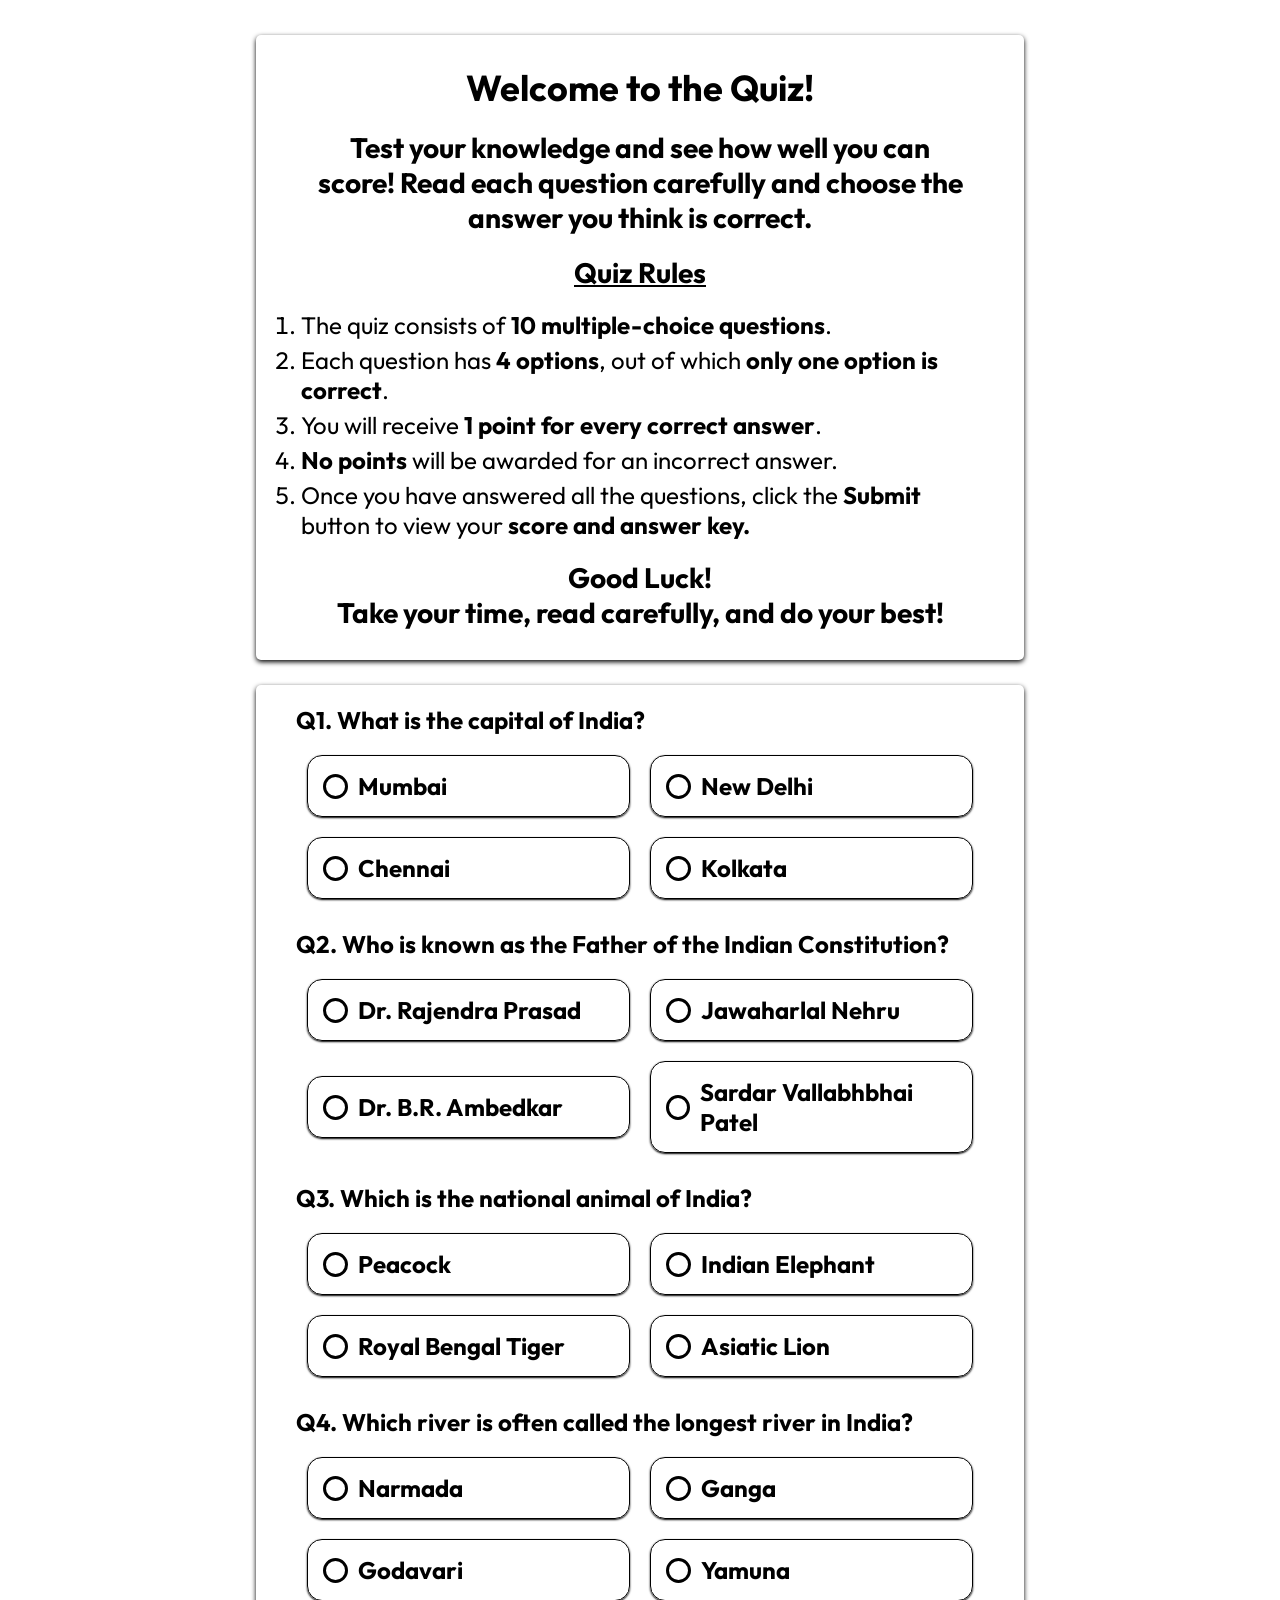
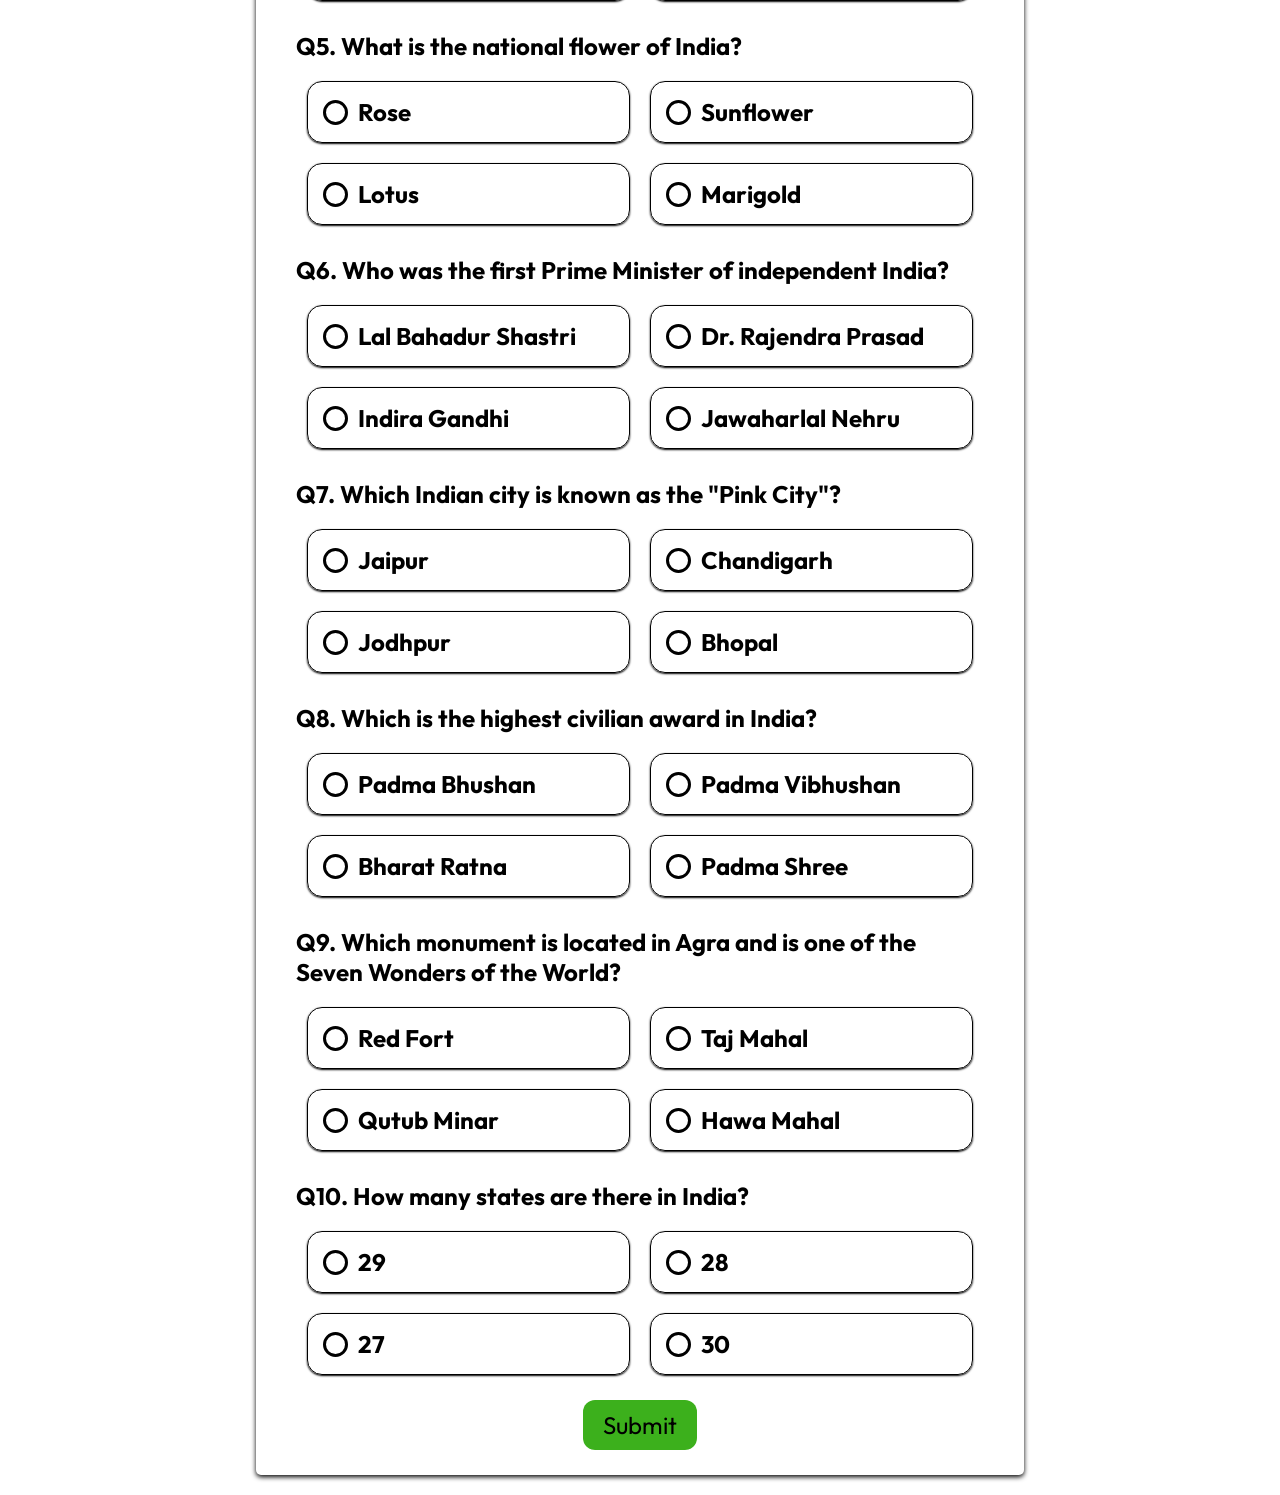
<file: index.html>
<!DOCTYPE html>
<html lang="en">
<head>
    <meta charset="UTF-8">
    <meta name="viewport" content="width=device-width, initial-scale=1.0">
    <title>Quiz Website</title>
    <link rel = 'stylesheet' href = 'quiz_style.css'>
    <link rel = 'icon' type = 'image' href = 'https://img.icons8.com/glyph-neue/64/quiz.png'>
</head>
<body>
    <header>
        <div id = 'rules'>
            <h2>Welcome to the Quiz!</h2>

            <h3>Test your knowledge and see how well you can score! Read each question carefully and choose the answer you think is correct.</h3>
            
            <h3><u>Quiz Rules</u></h3>

            <ol>
                <li>The quiz consists of <b>10 multiple-choice questions</b>.</li>
                <li>Each question has <b>4 options</b>, out of which <b>only one option is correct</b>.</li>
                <li>You will receive <b>1 point for every correct answer</b>.</li>
                <li><b>No points</b> will be awarded for an incorrect answer.</li>
                <li>Once you have answered all the questions, click the <b>Submit</b> button to view your <b>score and answer key<b>.</li>
            </ol>

            <h3>Good Luck!
                <br>
                Take your time, read carefully, and do your best!
            </h3>
        <div>
    </header>

    <main>
        <div id = 'form'>
            <form id="quizform" onsubmit="checkQuiz(); return false;">

                <div class = 'ques'>
                    <label class = 'label' for="q1">Q1. What is the capital of India?</label>
                    <div class = 'opt'>
                        <label class = 'custombtn'>
                            <input class = 'input' type = 'radio' name = 'q1' value = 'A' id = 'q1A'>
                            <span class = 'checkmark'></span>
                        </label>
                        <label for = 'q1A'>Mumbai</label>
                    </div>
                    <div class = 'opt'>
                        <label class = 'custombtn'>
                            <input class = 'input' type = 'radio' name = 'q1' value = 'B' id = 'q1B'>
                            <span class = 'checkmark'></span>
                        </label>
                        <label for = 'q1B'>New Delhi</label>
                    </div>
                    <div class = 'opt'>
                        <label class = 'custombtn'>
                            <input class = 'input' type = 'radio' name = 'q1' value = 'C' id = 'q1C'>
                            <span class = 'checkmark'></span>
                        </label>
                        <label for = 'q1C'>Chennai</label>
                    </div>
                    <div class = 'opt'>
                        <label class = 'custombtn'>
                            <input class = 'input' type = 'radio' name = 'q1' value = 'D' id = 'q1D'>
                            <span class = 'checkmark'></span>
                        </label>
                        <label for = 'q1D'>Kolkata</label>
                    </div>
                </div>

                <div class = 'ques'>
                    <label class = 'label' for="q2">Q2. Who is known as the Father of the Indian Constitution?</label>
                    <div class = 'opt'>
                        <label class = 'custombtn'>
                            <input class = 'input' type = 'radio' name = 'q2' value = 'A' id = 'q2A'>
                            <span class = 'checkmark'></span>
                        </label>
                        <label for = 'q2A'>Dr. Rajendra Prasad</label>
                    </div>
                    <div class = 'opt'>
                        <label class = 'custombtn'>
                            <input class = 'input' type = 'radio' name = 'q2' value = 'B' id = 'q2B'>
                            <span class = 'checkmark'></span>
                        </label>
                        <label for = 'q2B'>Jawaharlal Nehru</label>
                    </div>
                    <div class = 'opt'>
                        <label class = 'custombtn'>
                            <input class = 'input' type = 'radio' name = 'q2' value = 'C' id = 'q2C'>
                            <span class = 'checkmark'></span>
                        </label>
                        <label for = 'q2C'>Dr. B.R. Ambedkar</label>
                    </div>
                    <div class = 'opt'>
                        <label class = 'custombtn'>
                            <input class = 'input' type = 'radio' name = 'q2' value = 'D' id = 'q2D'>
                            <span class = 'checkmark'></span>
                        </label>
                        <label for = 'q2D'>Sardar Vallabhbhai Patel</label>
                    </div>
                </div>

                <div class = 'ques'>
                    <label class = 'label' for="q3">Q3. Which is the national animal of India?</label>
                    <div class = 'opt'>
                        <label class = 'custombtn'>
                            <input class = 'input' type = 'radio' name = 'q3' value = 'A' id = 'q3A'>
                            <span class = 'checkmark'></span>
                        </label>
                        <label for = 'q3A'>Peacock</label>
                    </div>
                    <div class = 'opt'>
                        <label class = 'custombtn'>
                            <input class = 'input' type = 'radio' name = 'q3' value = 'B' id = 'q3B'>
                            <span class = 'checkmark'></span>
                        </label>
                        <label for = 'q3B'>Indian Elephant</label>
                    </div>
                    <div class = 'opt'>
                        <label class = 'custombtn'>
                            <input class = 'input' type = 'radio' name = 'q3' value = 'C' id = 'q3C'>
                            <span class = 'checkmark'></span>
                        </label>
                        <label for = 'q3C'>Royal Bengal Tiger</label>
                    </div>
                    <div class = 'opt'>
                        <label class = 'custombtn'>
                            <input class = 'input' type = 'radio' name = 'q3' value = 'D' id = 'q3D'>
                            <span class = 'checkmark'></span>
                        </label>
                        <label for = 'q3D'>Asiatic Lion</label>
                    </div>
                </div>

                <div class = 'ques'>
                    <label class = 'label' for="q4">Q4. Which river is often called the longest river in India?</label>
                    <div class = 'opt'>
                        <label class = 'custombtn'>
                            <input class = 'input' type = 'radio' name = 'q4' value = 'A' id = 'q4A'>
                            <span class = 'checkmark'></span>
                        </label>
                        <label for = 'q4A'>Narmada</label>
                    </div>
                    <div class = 'opt'>
                        <label class = 'custombtn'>
                            <input class = 'input' type = 'radio' name = 'q4' value = 'B' id = 'q4B'>
                            <span class = 'checkmark'></span>
                        </label>
                        <label for = 'q4B'>Ganga</label>
                    </div>
                    <div class = 'opt'>
                        <label class = 'custombtn'>
                            <input class = 'input' type = 'radio' name = 'q4' value = 'C' id = 'q4C'>
                            <span class = 'checkmark'></span>
                        </label>
                        <label for = 'q4C'>Godavari</label>
                    </div>
                    <div class = 'opt'>
                        <label class = 'custombtn'>
                            <input class = 'input' type = 'radio' name = 'q4' value = 'D' id = 'q4D'>
                            <span class = 'checkmark'></span>
                        </label>
                        <label for = 'q4D'>Yamuna</label>
                    </div>
                </div>

                <div class = 'ques'>
                    <label class = 'label' for="q5">Q5. What is the national flower of India?</label>
                    <div class = 'opt'>
                        <label class = 'custombtn'>
                            <input class = 'input' type = 'radio' name = 'q5' value = 'A' id = 'q5A'>
                            <span class = 'checkmark'></span>
                        </label>
                        <label for = 'q5A'>Rose</label>
                    </div>
                    <div class = 'opt'>
                        <label class = 'custombtn'>
                            <input class = 'input' type = 'radio' name = 'q5' value = 'B' id = 'q5B'>
                            <span class = 'checkmark'></span>
                        </label>
                        <label for = 'q5B'>Sunflower</label>
                    </div>
                    <div class = 'opt'>
                        <label class = 'custombtn'>
                            <input class = 'input' type = 'radio' name = 'q5' value = 'C' id = 'q5C'>
                            <span class = 'checkmark'></span>
                        </label>
                        <label for = 'q5C'>Lotus</label>
                    </div>
                    <div class = 'opt'>
                        <label class = 'custombtn'>
                            <input class = 'input' type = 'radio' name = 'q5' value = 'D' id = 'q5D'>
                            <span class = 'checkmark'></span>
                        </label>
                        <label for = 'q5D'>Marigold</label>
                    </div>
                </div>

                <div class = 'ques'>
                    <label class = 'label' for="q6">Q6. Who was the first Prime Minister of independent India?</label>
                    <div class = 'opt'>
                        <label class = 'custombtn'>
                            <input class = 'input' type = 'radio' name = 'q6' value = 'A' id = 'q6A'>
                            <span class = 'checkmark'></span>
                        </label>
                        <label for = 'q6A'>Lal Bahadur Shastri</label>
                    </div>
                    <div class = 'opt'>
                        <label class = 'custombtn'>
                            <input class = 'input' type = 'radio' name = 'q6' value = 'B' id = 'q6B'>
                            <span class = 'checkmark'></span>
                        </label>
                        <label for = 'q6B'>Dr. Rajendra Prasad</label>
                    </div>
                    <div class = 'opt'>
                        <label class = 'custombtn'>
                            <input class = 'input' type = 'radio' name = 'q6' value = 'C' id = 'q6C'>
                            <span class = 'checkmark'></span>
                        </label>
                        <label for = 'q6C'>Indira Gandhi</label>
                    </div>
                    <div class = 'opt'>
                        <label class = 'custombtn'>
                            <input class = 'input' type = 'radio' name = 'q6' value = 'D' id = 'q6D'>
                            <span class = 'checkmark'></span>
                        </label>
                        <label for = 'q6D'>Jawaharlal Nehru</label>
                    </div>
                </div>

                <div class = 'ques'>
                    <label class = 'label' for="q7">Q7. Which Indian city is known as the "Pink City"?</label>
                    <div class = 'opt'>
                        <label class = 'custombtn'>
                            <input class = 'input' type = 'radio' name = 'q7' value = 'A' id = 'q7A'>
                            <span class = 'checkmark'></span>
                        </label>
                        <label for = 'q7A'>Jaipur</label>
                    </div>
                    <div class = 'opt'>
                        <label class = 'custombtn'>
                            <input class = 'input' type = 'radio' name = 'q7' value = 'B' id = 'q7B'>
                            <span class = 'checkmark'></span>
                        </label>
                        <label for = 'q7B'>Chandigarh</label>
                    </div>
                    <div class = 'opt'>
                        <label class = 'custombtn'>
                            <input class = 'input' type = 'radio' name = 'q7' value = 'C' id = 'q7C'>
                            <span class = 'checkmark'></span>
                        </label>
                        <label for = 'q7C'>Jodhpur</label>
                    </div>
                    <div class = 'opt'>
                        <label class = 'custombtn'>
                            <input class = 'input' type = 'radio' name = 'q7' value = 'D' id = 'q7D'>
                            <span class = 'checkmark'></span>
                        </label>
                        <label for = 'q7D'>Bhopal</label>
                    </div>
                </div>

                <div class = 'ques'>
                    <label class = 'label' for="q8">Q8. Which is the highest civilian award in India?</label>
                    <div class = 'opt'>
                        <label class = 'custombtn'>
                            <input class = 'input' type = 'radio' name = 'q8' value = 'A' id = 'q8A'>
                            <span class = 'checkmark'></span>
                        </label>
                        <label for = 'q8A'>Padma Bhushan</label>
                    </div>
                    <div class = 'opt'>
                        <label class = 'custombtn'>
                            <input class = 'input' type = 'radio' name = 'q8' value = 'B' id = 'q8B'>
                            <span class = 'checkmark'></span>
                        </label>
                        <label for = 'q8B'>Padma Vibhushan</label>
                    </div>
                    <div class = 'opt'>
                        <label class = 'custombtn'>
                            <input class = 'input' type = 'radio' name = 'q8' value = 'C' id = 'q8C'>
                            <span class = 'checkmark'></span>
                        </label>
                        <label for = 'q8C'>Bharat Ratna</label>
                    </div>
                    <div class = 'opt'>
                        <label class = 'custombtn'>
                            <input class = 'input' type = 'radio' name = 'q8' value = 'D' id = 'q8D'>
                            <span class = 'checkmark'></span>
                        </label>
                        <label for = 'q8D'>Padma Shree</label>
                    </div>
                </div>

                <div class = 'ques'>
                    <label class = 'label' for="q9">Q9. Which monument is located in Agra and is one of the Seven Wonders of the World?</label>
                    <div class = 'opt'>
                        <label class = 'custombtn'>
                            <input class = 'input' type = 'radio' name = 'q9' value = 'A' id = 'q9A'>
                            <span class = 'checkmark'></span>
                        </label>
                        <label for = 'q9A'>Red Fort</label>
                    </div>
                    <div class = 'opt'>
                        <label class = 'custombtn'>
                            <input class = 'input' type = 'radio' name = 'q9' value = 'B' id = 'q9B'>
                            <span class = 'checkmark'></span>
                        </label>
                        <label for = 'q9B'>Taj Mahal</label>
                    </div>
                    <div class = 'opt'>
                        <label class = 'custombtn'>
                            <input class = 'input' type = 'radio' name = 'q9' value = 'C' id = 'q9C'>
                            <span class = 'checkmark'></span>
                        </label>
                        <label for = 'q9C'>Qutub Minar</label>
                    </div>
                    <div class = 'opt'>
                        <label class = 'custombtn'>
                            <input class = 'input' type = 'radio' name = 'q9' value = 'D' id = 'q9D'>
                            <span class = 'checkmark'></span>
                        </label>
                        <label for = 'q9D'>Hawa Mahal</label>
                    </div>
                </div>

                <div class = 'ques'>
                    <label class = 'label' for="q10">Q10. How many states are there in India?</label>
                    <div class = 'opt'>
                        <label class = 'custombtn'>
                            <input class = 'input' type = 'radio' name = 'q10' value = 'A' id = 'q10A'>
                            <span class = 'checkmark'></span>
                        </label>
                        <label for = 'q10A'>29</label>
                    </div>
                    <div class = 'opt'>
                        <label class = 'custombtn'>
                            <input class = 'input' type = 'radio' name = 'q10' value = 'B' id = 'q10B'>
                            <span class = 'checkmark'></span>
                        </label>
                        <label for = 'q10B'>28</label>
                    </div>
                    <div class = 'opt'>
                        <label class = 'custombtn'>
                            <input class = 'input' type = 'radio' name = 'q10' value = 'C' id = 'q10C'>
                            <span class = 'checkmark'></span>
                        </label>
                        <label for = 'q10C'>27</label>
                    </div>
                    <div class = 'opt'>
                        <label class = 'custombtn'>
                            <input class = 'input' type = 'radio' name = 'q10' value = 'D' id = 'q10D'>
                            <span class = 'checkmark'></span>
                        </label>
                        <label for = 'q10D'>30</label>
                    </div>
                </div>
                <div class = 'submitbtn'>
                    <button type = 'submit'>Submit</button>
                </div>
            </form>
        </div>
    </main>
    
    <script src="quiz.js"></script>
</body>
</html>
</file>
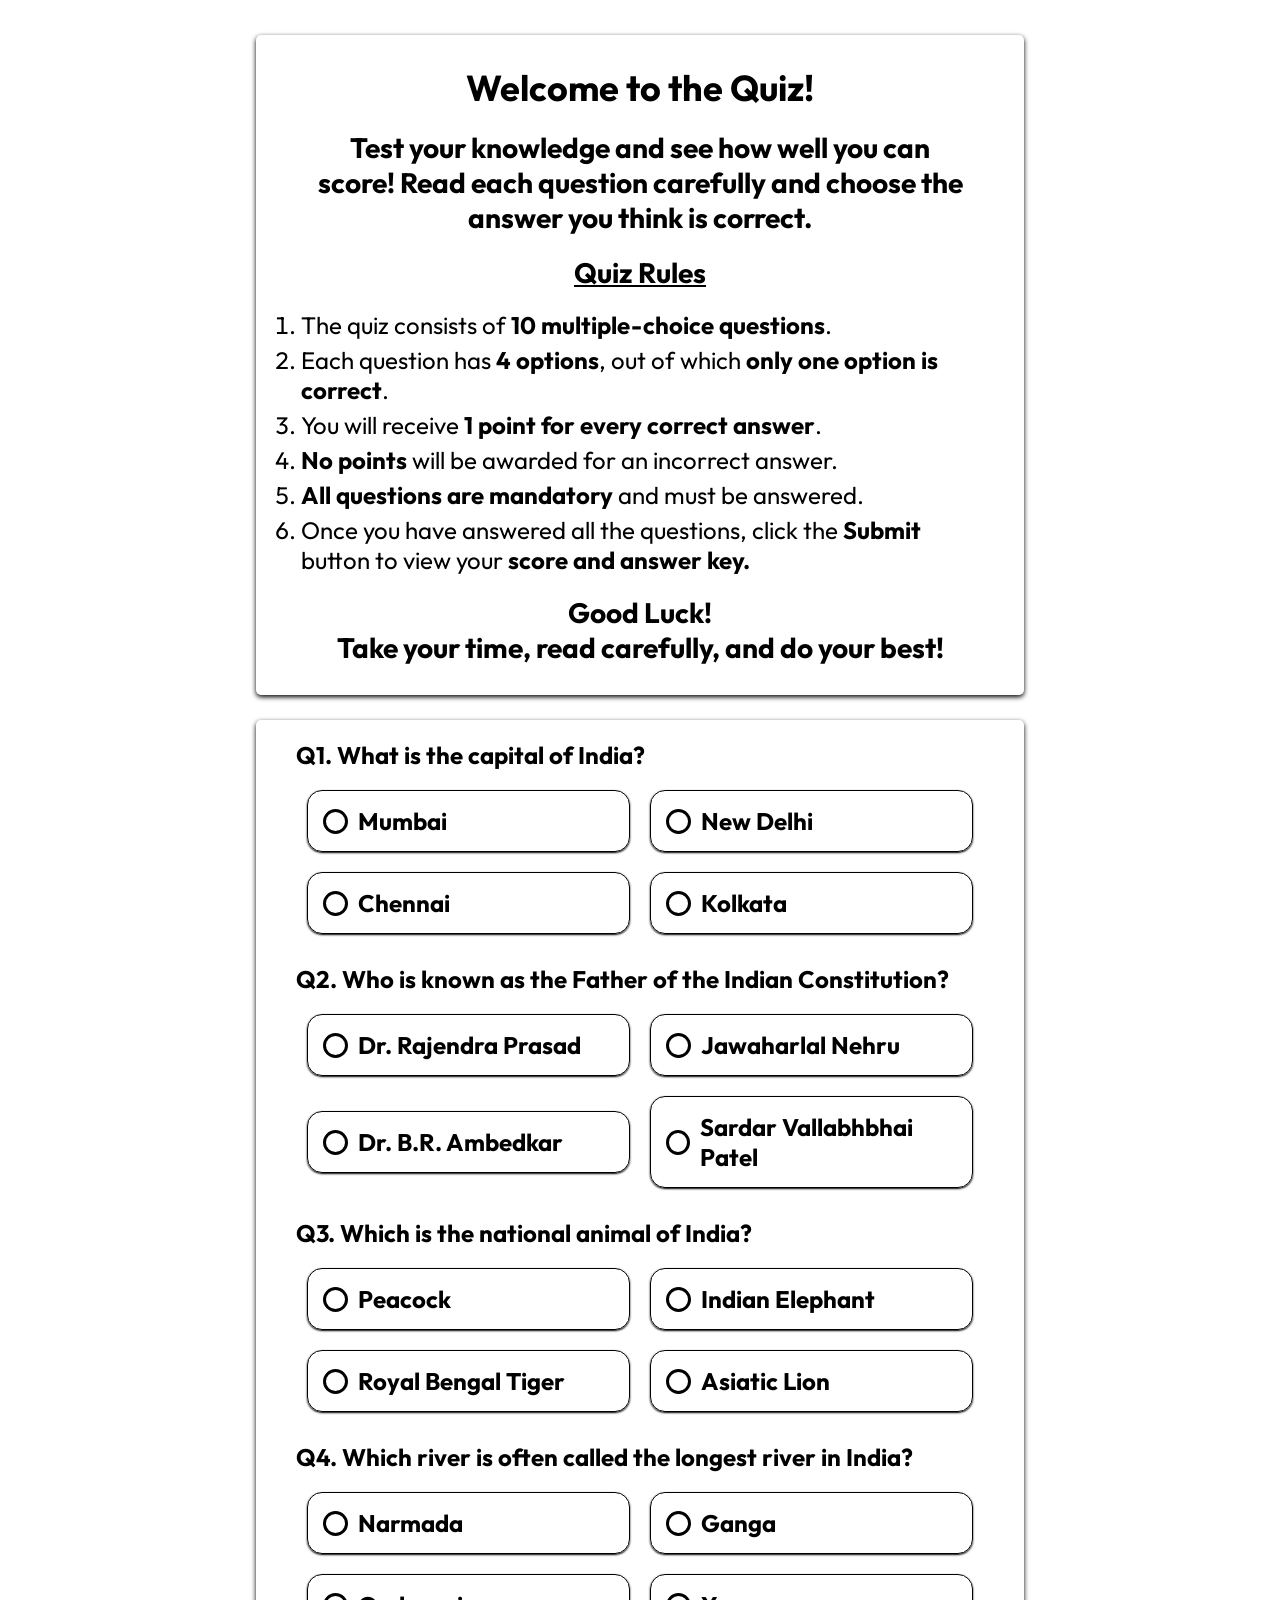
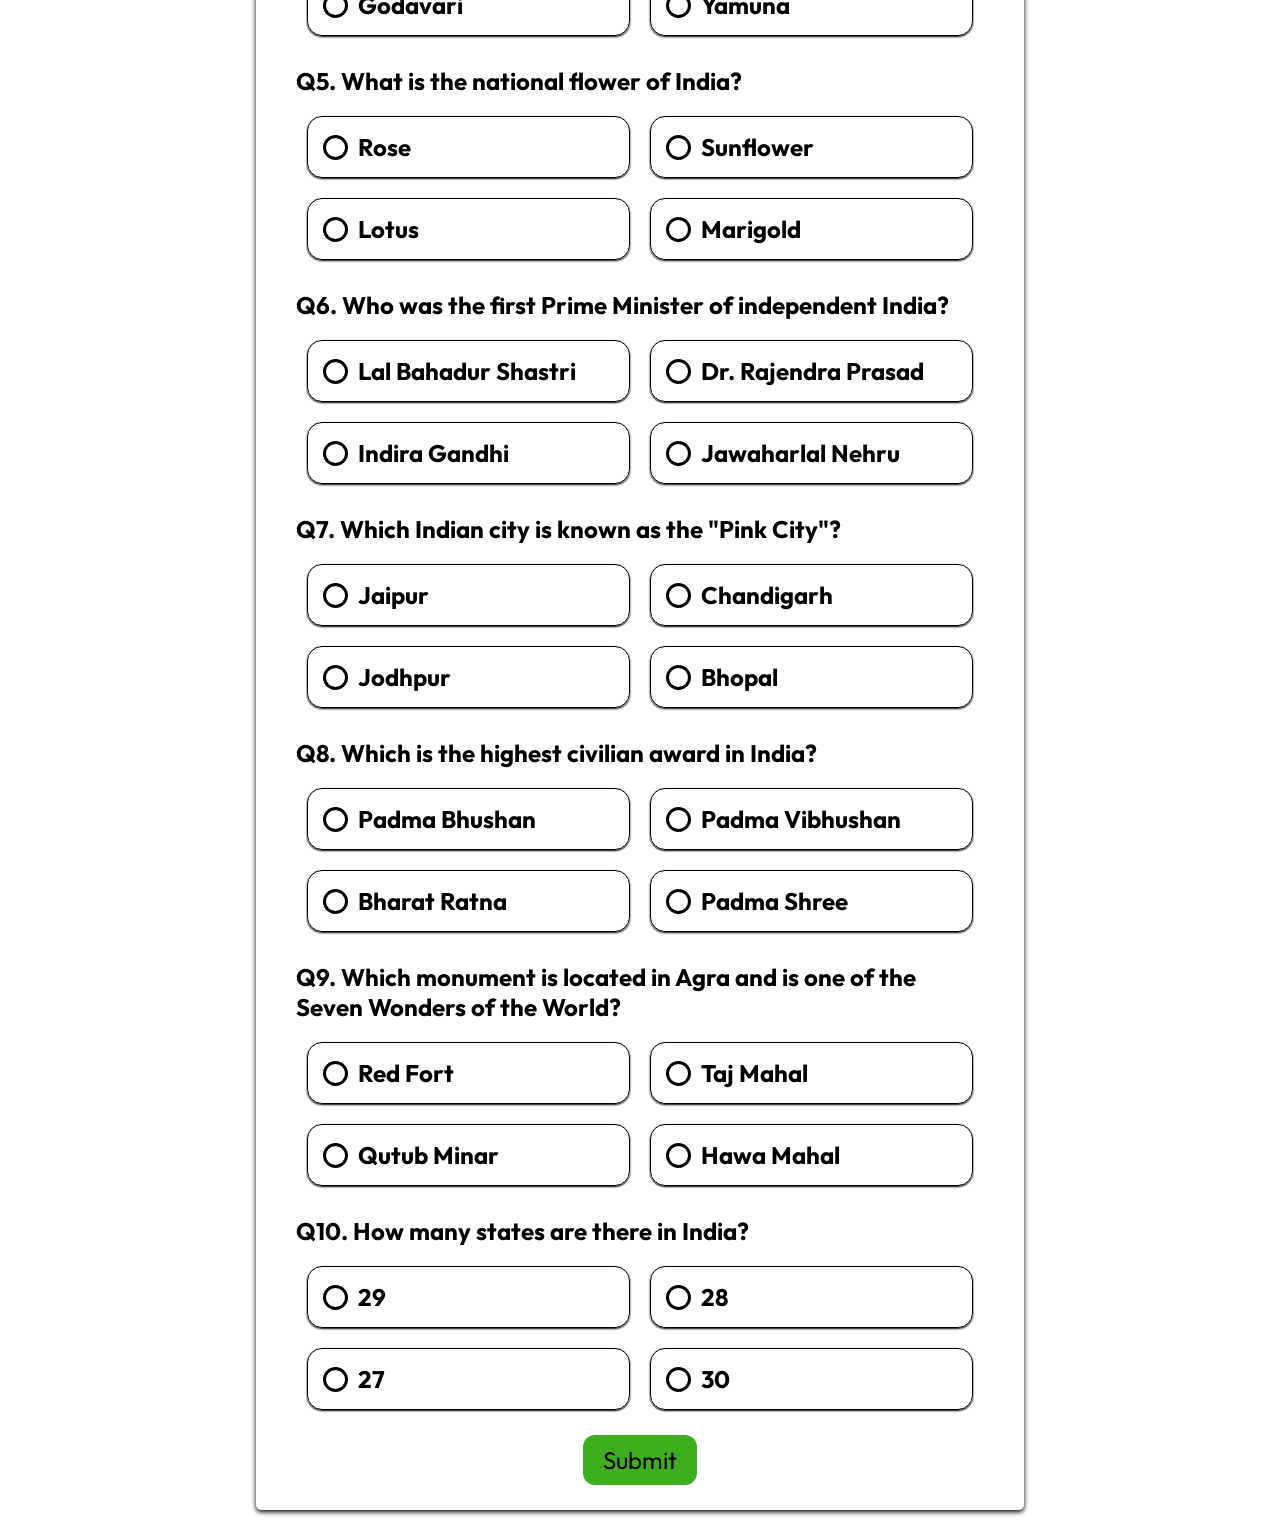
<file: quiz.html>
<!DOCTYPE html>
<html lang="en">
<head>
    <meta charset="UTF-8">
    <meta name="viewport" content="width=device-width, initial-scale=1.0">
    <title>Quiz Website</title>
    <link rel = 'stylesheet' href = 'quiz_style.css'>
</head>
<body>
    <header>
        <div id = 'rules'>
            <h2>Welcome to the Quiz!</h2>

            <h3>Test your knowledge and see how well you can score! Read each question carefully and choose the answer you think is correct.</h3>
            
            <h3><u>Quiz Rules</u></h3>

            <ol>
                <li>The quiz consists of <b>10 multiple-choice questions</b>.</li>
                <li>Each question has <b>4 options</b>, out of which <b>only one option is correct</b>.</li>
                <li>You will receive <b>1 point for every correct answer</b>.</li>
                <li><b>No points</b> will be awarded for an incorrect answer.</li>
                <li><b>All questions are mandatory</b> and must be answered.</li>
                <li>Once you have answered all the questions, click the <b>Submit</b> button to view your <b>score and answer key<b>.</li>
            </ol>

            <h3>Good Luck!
                <br>
                Take your time, read carefully, and do your best!
            </h3>
        <div>
    </header>

    <main>
        <div id = 'form'>
            <form id="quizform">

                <div class = 'ques'>
                    <label class = 'label' for="q1">Q1. What is the capital of India?</label>
                    <div class = 'opt'>
                        <label class = 'custombtn'>
                            <input class = 'input' type = 'radio' name = 'q1' value = 'A'>
                            <span class = 'checkmark'></span>
                        </label>
                        <label>Mumbai</label>
                    </div>
                    <div class = 'opt'>
                        <label class = 'custombtn'>
                            <input class = 'input' type = 'radio' name = 'q1' value = 'B'>
                            <span class = 'checkmark'></span>
                        </label>
                        <label>New Delhi</label>
                    </div>
                    <div class = 'opt'>
                        <label class = 'custombtn'>
                            <input class = 'input' type = 'radio' name = 'q1' value = 'C'>
                            <span class = 'checkmark'></span>
                        </label>
                        <label>Chennai</label>
                    </div>
                    <div class = 'opt'>
                        <label class = 'custombtn'>
                            <input class = 'input' type = 'radio' name = 'q1' value = 'D'>
                            <span class = 'checkmark'></span>
                        </label>
                        <label>Kolkata</label>
                    </div>
                </div>

                <div class = 'ques'>
                    <label class = 'label' for="q2">Q2. Who is known as the Father of the Indian Constitution?</label>
                    <div class = 'opt'>
                        <label class = 'custombtn'>
                            <input class = 'input' type = 'radio' name = 'q2' value = 'A'>
                            <span class = 'checkmark'></span>
                        </label>
                        <label>Dr. Rajendra Prasad</label>
                    </div>
                    <div class = 'opt'>
                        <label class = 'custombtn'>
                            <input class = 'input' type = 'radio' name = 'q2' value = 'B'>
                            <span class = 'checkmark'></span>
                        </label>
                        <label>Jawaharlal Nehru</label>
                    </div>
                    <div class = 'opt'>
                        <label class = 'custombtn'>
                            <input class = 'input' type = 'radio' name = 'q2' value = 'C'>
                            <span class = 'checkmark'></span>
                        </label>
                        <label>Dr. B.R. Ambedkar</label>
                    </div>
                    <div class = 'opt'>
                        <label class = 'custombtn'>
                            <input class = 'input' type = 'radio' name = 'q2' value = 'D'>
                            <span class = 'checkmark'></span>
                        </label>
                        <label>Sardar Vallabhbhai Patel</label>
                    </div>
                </div>

                <div class = 'ques'>
                    <label class = 'label' for="q3">Q3. Which is the national animal of India?</label>
                    <div class = 'opt'>
                        <label class = 'custombtn'>
                            <input class = 'input' type = 'radio' name = 'q3' value = 'A'>
                            <span class = 'checkmark'></span>
                        </label>
                        <label>Peacock</label>
                    </div>
                    <div class = 'opt'>
                        <label class = 'custombtn'>
                            <input class = 'input' type = 'radio' name = 'q3' value = 'B'>
                            <span class = 'checkmark'></span>
                        </label>
                        <label>Indian Elephant</label>
                    </div>
                    <div class = 'opt'>
                        <label class = 'custombtn'>
                            <input class = 'input' type = 'radio' name = 'q3' value = 'C'>
                            <span class = 'checkmark'></span>
                        </label>
                        <label>Royal Bengal Tiger</label>
                    </div>
                    <div class = 'opt'>
                        <label class = 'custombtn'>
                            <input class = 'input' type = 'radio' name = 'q3' value = 'D'>
                            <span class = 'checkmark'></span>
                        </label>
                        <label>Asiatic Lion</label>
                    </div>
                </div>

                <div class = 'ques'>
                    <label class = 'label' for="q4">Q4. Which river is often called the longest river in India?</label>
                    <div class = 'opt'>
                        <label class = 'custombtn'>
                            <input class = 'input' type = 'radio' name = 'q4' value = 'A'>
                            <span class = 'checkmark'></span>
                        </label>
                        <label>Narmada</label>
                    </div>
                    <div class = 'opt'>
                        <label class = 'custombtn'>
                            <input class = 'input' type = 'radio' name = 'q4' value = 'B'>
                            <span class = 'checkmark'></span>
                        </label>
                        <label>Ganga</label>
                    </div>
                    <div class = 'opt'>
                        <label class = 'custombtn'>
                            <input class = 'input' type = 'radio' name = 'q4' value = 'C'>
                            <span class = 'checkmark'></span>
                        </label>
                        <label>Godavari</label>
                    </div>
                    <div class = 'opt'>
                        <label class = 'custombtn'>
                            <input class = 'input' type = 'radio' name = 'q4' value = 'D'>
                            <span class = 'checkmark'></span>
                        </label>
                        <label>Yamuna</label>
                    </div>
                </div>

                <div class = 'ques'>
                    <label class = 'label' for="q5">Q5. What is the national flower of India?</label>
                    <div class = 'opt'>
                        <label class = 'custombtn'>
                            <input class = 'input' type = 'radio' name = 'q5' value = 'A'>
                            <span class = 'checkmark'></span>
                        </label>
                        <label>Rose</label>
                    </div>
                    <div class = 'opt'>
                        <label class = 'custombtn'>
                            <input class = 'input' type = 'radio' name = 'q5' value = 'B'>
                            <span class = 'checkmark'></span>
                        </label>
                        <label>Sunflower</label>
                    </div>
                    <div class = 'opt'>
                        <label class = 'custombtn'>
                            <input class = 'input' type = 'radio' name = 'q5' value = 'C'>
                            <span class = 'checkmark'></span>
                        </label>
                        <label>Lotus</label>
                    </div>
                    <div class = 'opt'>
                        <label class = 'custombtn'>
                            <input class = 'input' type = 'radio' name = 'q5' value = 'D'>
                            <span class = 'checkmark'></span>
                        </label>
                        <label>Marigold</label>
                    </div>
                </div>

                <div class = 'ques'>
                    <label class = 'label' for="q6">Q6. Who was the first Prime Minister of independent India?</label>
                    <div class = 'opt'>
                        <label class = 'custombtn'>
                            <input class = 'input' type = 'radio' name = 'q6' value = 'A'>
                            <span class = 'checkmark'></span>
                        </label>
                        <label>Lal Bahadur Shastri</label>
                    </div>
                    <div class = 'opt'>
                        <label class = 'custombtn'>
                            <input class = 'input' type = 'radio' name = 'q6' value = 'B'>
                            <span class = 'checkmark'></span>
                        </label>
                        <label>Dr. Rajendra Prasad</label>
                    </div>
                    <div class = 'opt'>
                        <label class = 'custombtn'>
                            <input class = 'input' type = 'radio' name = 'q6' value = 'C'>
                            <span class = 'checkmark'></span>
                        </label>
                        <label>Indira Gandhi</label>
                    </div>
                    <div class = 'opt'>
                        <label class = 'custombtn'>
                            <input class = 'input' type = 'radio' name = 'q6' value = 'D'>
                            <span class = 'checkmark'></span>
                        </label>
                        <label>Jawaharlal Nehru</label>
                    </div>
                </div>

                <div class = 'ques'>
                    <label class = 'label' for="q7">Q7. Which Indian city is known as the "Pink City"?</label>
                    <div class = 'opt'>
                        <label class = 'custombtn'>
                            <input class = 'input' type = 'radio' name = 'q7' value = 'A'>
                            <span class = 'checkmark'></span>
                        </label>
                        <label>Jaipur</label>
                    </div>
                    <div class = 'opt'>
                        <label class = 'custombtn'>
                            <input class = 'input' type = 'radio' name = 'q7' value = 'B'>
                            <span class = 'checkmark'></span>
                        </label>
                        <label>Chandigarh</label>
                    </div>
                    <div class = 'opt'>
                        <label class = 'custombtn'>
                            <input class = 'input' type = 'radio' name = 'q7' value = 'C'>
                            <span class = 'checkmark'></span>
                        </label>
                        <label>Jodhpur</label>
                    </div>
                    <div class = 'opt'>
                        <label class = 'custombtn'>
                            <input class = 'input' type = 'radio' name = 'q7' value = 'D'>
                            <span class = 'checkmark'></span>
                        </label>
                        <label>Bhopal</label>
                    </div>
                </div>

                <div class = 'ques'>
                    <label class = 'label' for="q8">Q8. Which is the highest civilian award in India?</label>
                    <div class = 'opt'>
                        <label class = 'custombtn'>
                            <input class = 'input' type = 'radio' name = 'q8' value = 'A'>
                            <span class = 'checkmark'></span>
                        </label>
                        <label>Padma Bhushan</label>
                    </div>
                    <div class = 'opt'>
                        <label class = 'custombtn'>
                            <input class = 'input' type = 'radio' name = 'q8' value = 'B'>
                            <span class = 'checkmark'></span>
                        </label>
                        <label>Padma Vibhushan</label>
                    </div>
                    <div class = 'opt'>
                        <label class = 'custombtn'>
                            <input class = 'input' type = 'radio' name = 'q8' value = 'C'>
                            <span class = 'checkmark'></span>
                        </label>
                        <label>Bharat Ratna</label>
                    </div>
                    <div class = 'opt'>
                        <label class = 'custombtn'>
                            <input class = 'input' type = 'radio' name = 'q8' value = 'D'>
                            <span class = 'checkmark'></span>
                        </label>
                        <label>Padma Shree</label>
                    </div>
                </div>

                <div class = 'ques'>
                    <label class = 'label' for="q9">Q9. Which monument is located in Agra and is one of the Seven Wonders of the World?</label>
                    <div class = 'opt'>
                        <label class = 'custombtn'>
                            <input class = 'input' type = 'radio' name = 'q9' value = 'A'>
                            <span class = 'checkmark'></span>
                        </label>
                        <label>Red Fort</label>
                    </div>
                    <div class = 'opt'>
                        <label class = 'custombtn'>
                            <input class = 'input' type = 'radio' name = 'q9' value = 'B'>
                            <span class = 'checkmark'></span>
                        </label>
                        <label>Taj Mahal</label>
                    </div>
                    <div class = 'opt'>
                        <label class = 'custombtn'>
                            <input class = 'input' type = 'radio' name = 'q9' value = 'C'>
                            <span class = 'checkmark'></span>
                        </label>
                        <label>Qutub Minar</label>
                    </div>
                    <div class = 'opt'>
                        <label class = 'custombtn'>
                            <input class = 'input' type = 'radio' name = 'q9' value = 'D'>
                            <span class = 'checkmark'></span>
                        </label>
                        <label>Hawa Mahal</label>
                    </div>
                </div>

                <div class = 'ques'>
                    <label class = 'label' for="q10">Q10. How many states are there in India?</label>
                    <div class = 'opt'>
                        <label class = 'custombtn'>
                            <input class = 'input' type = 'radio' name = 'q10' value = 'A'>
                            <span class = 'checkmark'></span>
                        </label>
                        <label>29</label>
                    </div>
                    <div class = 'opt'>
                        <label class = 'custombtn'>
                            <input class = 'input' type = 'radio' name = 'q10' value = 'B'>
                            <span class = 'checkmark'></span>
                        </label>
                        <label>28</label>
                    </div>
                    <div class = 'opt'>
                        <label class = 'custombtn'>
                            <input class = 'input' type = 'radio' name = 'q10' value = 'C'>
                            <span class = 'checkmark'></span>
                        </label>
                        <label>27</label>
                    </div>
                    <div class = 'opt'>
                        <label class = 'custombtn'>
                            <input class = 'input' type = 'radio' name = 'q10' value = 'D'>
                            <span class = 'checkmark'></span>
                        </label>
                        <label>30</label>
                    </div>
                </div>
                <div class = 'submitbtn'>
                    <button type = 'submit'>Submit</button>
                </div>
            </form>
        </div>
    </main>
    
</body>
</html>
</file>
<file: quiz_style.css>
@import url('https://fonts.googleapis.com/css2?family=Londrina+Solid:wght@100;300;400;900&family=Outfit:wght@100..900&display=swap');
.outfit-font {
  font-family: "Outfit", sans-serif;
  font-optical-sizing: auto;
  font-weight: 200;
  font-style: normal;
}
*{
    margin: 0;
    padding: 0;
    box-sizing: border-box;
}
html,body{
    font-family: 'Outfit', sans-serif;
}
header{
    display: flex;
    flex-wrap: wrap;
    justify-content: center;
    align-items: center;
    margin-top: 20px;
    font-size: 24px;
}
#rules, #form{
    margin-top: 15px;
    padding: 10px 40px;
    width: 60%;
    border: none;
    border-radius: 5px;
    box-shadow: 0px 2px 5px;
}
#rules h2,h3{
    text-align: center;
    margin: 20px;
}
#rules li{
    margin: 5px;
}
main{
    display: flex;
    flex-wrap: wrap;
    justify-content: space-evenly;
    align-items: center;
    width: 100%;
    margin-top: 10px;
    margin-bottom: 20px;
}
form{
    width: 100%;
}
.ques{
    display: flex;
    flex-wrap: wrap;
    justify-content: center;
    align-items: center;
    text-decoration: none;
    font-size: 24px;
    margin-bottom: 10px;
}
.label{
    display:block;
    width: 100%;
    margin-top: 10px;
    margin-bottom: 10px;
}
.opt{
    display: flex;
    align-items: center;
    border: 1px solid black;
    border-radius: 15px;
    box-shadow: 0px 1px 2px;
    width: 47%;
    height: auto;
    margin: 10px;
    padding: 10px;
}
.opt label{
    margin: 5px;
}
.opt label:hover{
    cursor: pointer;
}
.custombtn{
    display: flex;
    height: 25px;
    width: 25px;
    border: 3px solid black;
    border-radius: 50%;
    justify-content: center;
    align-items: center;
}
.custombtn input{
    display: none;
}
.custombtn:hover{
    cursor: pointer;
}
.custombtn .checkmark{
    height: calc(100% - 6px);
    width: calc(100% - 6px);
    border-radius: 50%;
    background-color: black;
    display: none;
}
.custombtn input:checked + .checkmark{
    display: inline-block;
}
.submitbtn{
    display: flex;
    justify-content: center;
    align-items: center;
    margin: 15px;
}
.submitbtn button{
    background-color:hsl(107, 73%, 40%);
    border:none;
    border-radius:12px;
    padding:10px 20px;
    font-family: "Outfit",sans-serif;
    font-size: 24px;
    transition: all 0.3s;
}
.submitbtn button:hover{
    cursor: pointer;
    transform: scale(110%);
}
.opt.correct{
    border-color: green;
    background-color: hsl(120, 57%, 86%);
}
.opt.incorrect{
    border-color: red;
    background-color: hsl(0, 72%, 86%);
}
.submitbtn p{
    font-size: 28px;
    font-weight: 600;
}
/* for mobile screens */
@media only screen and (max-width:600px){
    header{
        font-size: 18px;
    }
    #rules, #form{
        margin-top: 5px;
        padding: 5px 30px;
        width: 90%;
    }
    #rules h2,h3{
        margin: 30px;
    }
    .ques{
        font-size: 18px;
    }
    .opt{
        width: 85%;
    }
}
/* For tablets */
@media only screen and (min-width:601px) and (max-width:768px){
    header{
        font-size: 20px;
    }
    #rules, #form{
        margin-top: 5px;
        padding: 5px 30px;
        width: 90%;
    }
    #rules h2,h3{
        margin: 30px;
    }
    .ques{
        font-size: 20px;
    }
    .opt{
        width: 45%;
    }
}
</file>
